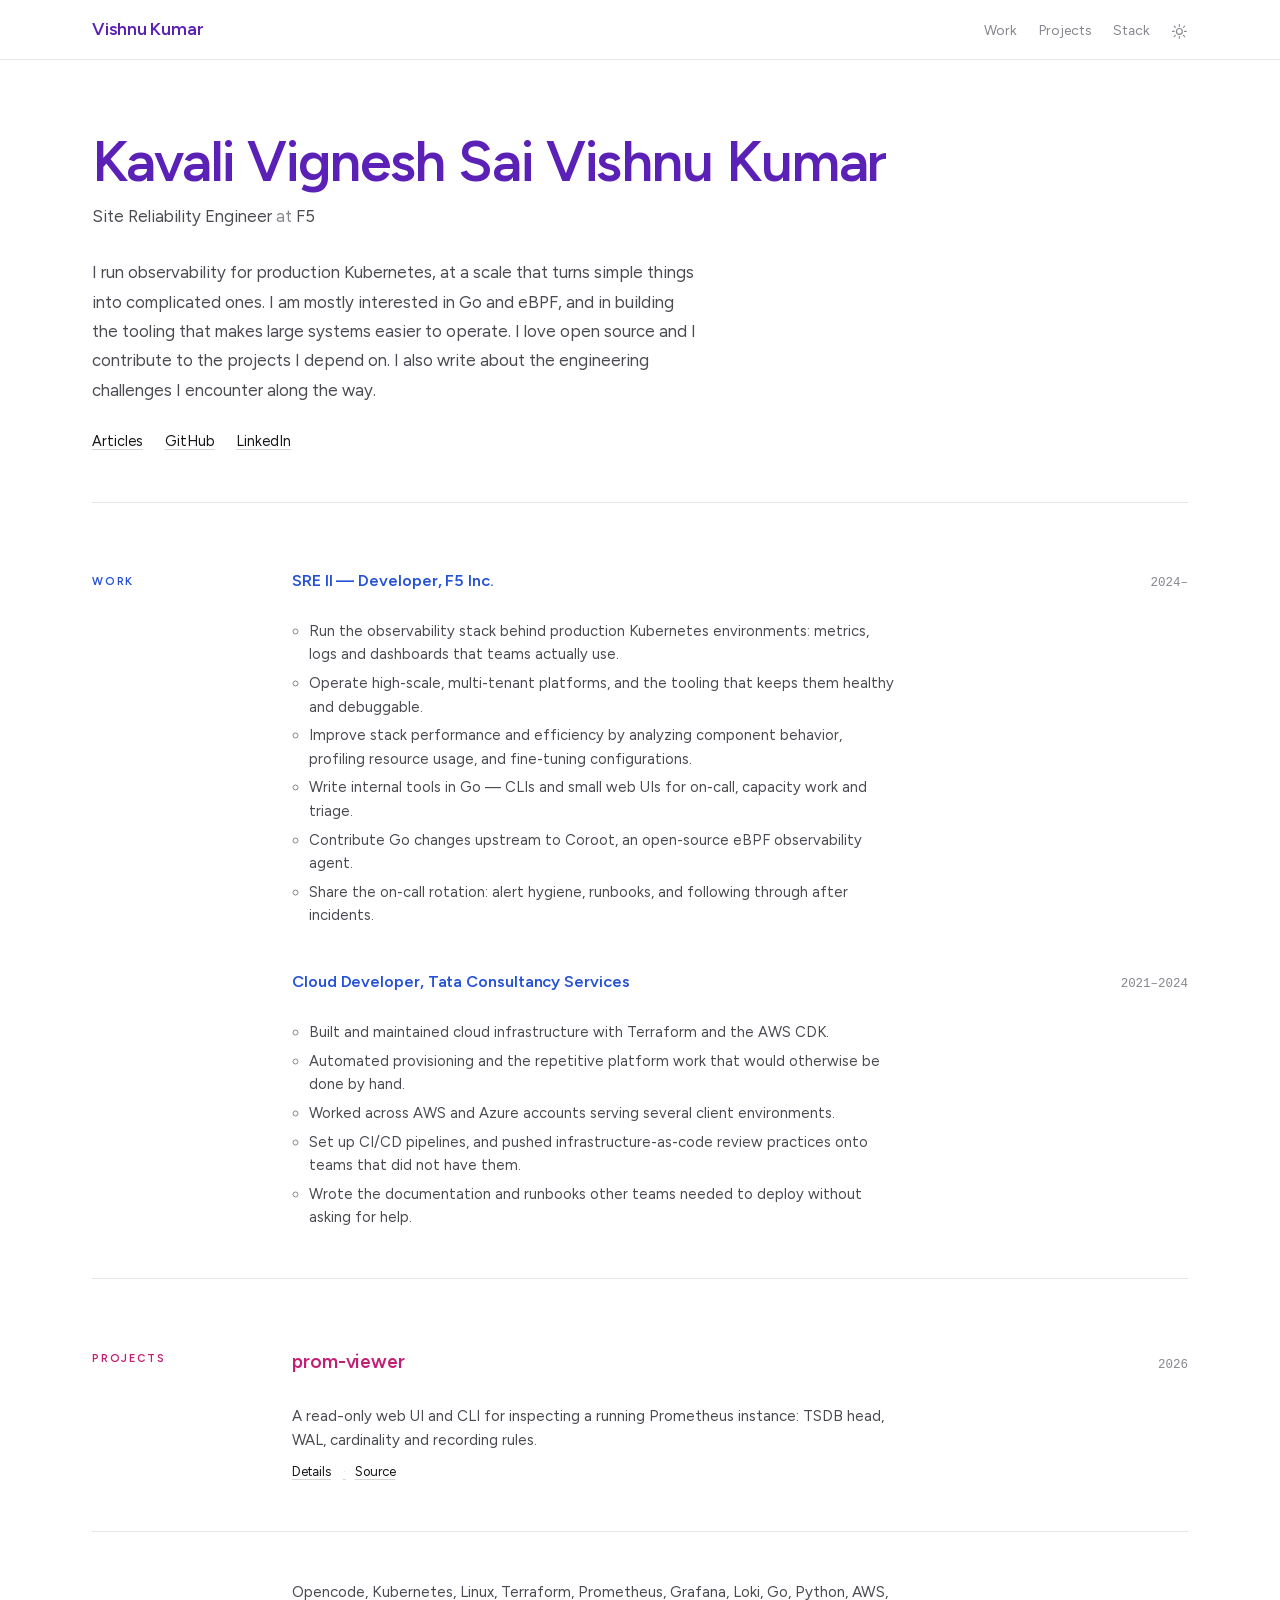
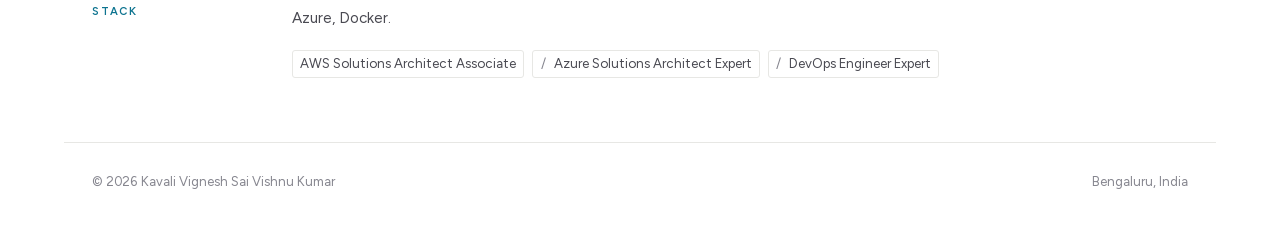
<file: index.html>
<!doctype html>
<html lang="en" data-theme="light">
<head>
  <meta charset="utf-8">
  <meta name="viewport" content="width=device-width, initial-scale=1">
  <title>Kavali Vignesh Sai Vishnu Kumar</title>
  <meta name="description" content="Site Reliability Engineer. I run observability and high-scale systems, and write about Go and eBPF.">
  <meta name="author" content="Kavali Vignesh Sai Vishnu Kumar">
  <meta name="color-scheme" content="light dark">

  <meta property="og:type" content="website">
  <meta property="og:title" content="Kavali Vignesh Sai Vishnu Kumar">
  <meta property="og:description" content="Site Reliability Engineer. I run observability and high-scale systems, and write about Go and eBPF.">
  <meta property="og:url" content="https://vishnukvs.xyz/">

  <link rel="icon" href="assets/favicon.svg" type="image/svg+xml">
  <link rel="preload" href="assets/fonts/figtree.woff2" as="font" type="font/woff2" crossorigin>
  <link rel="stylesheet" href="assets/style.css">

  <script>
    // Runs before first paint so the page never flashes the wrong theme.
    try {
      var t = localStorage.getItem('theme');
      if (!t) t = matchMedia('(prefers-color-scheme: dark)').matches ? 'dark' : 'light';
      document.documentElement.setAttribute('data-theme', t);
    } catch (e) {}
  </script>
</head>
<body>

  <header class="topbar">
    <div class="topbar-inner">
      <a class="topbar-name" href="#top">Vishnu Kumar</a>
      <nav class="topbar-nav">
        <a href="#work">Work</a>
        <a href="#projects">Projects</a>
        <a href="#stack">Stack</a>
        <button class="theme-toggle" type="button" aria-label="Switch colour theme">
          <span class="on-dark" aria-hidden="true">
            <svg viewBox="0 0 24 24"><path d="M21 12.8A9 9 0 1 1 11.2 3a7 7 0 0 0 9.8 9.8Z"/></svg>
          </span>
          <span class="on-light" aria-hidden="true">
            <svg viewBox="0 0 24 24">
              <circle cx="12" cy="12" r="4.2"/>
              <path d="M12 2.2v2.4M12 19.4v2.4M4.5 4.5l1.7 1.7M17.8 17.8l1.7 1.7M2.2 12h2.4M19.4 12h2.4M4.5 19.5l1.7 -1.7M17.8 6.2l1.7 -1.7"/>
            </svg>
          </span>
        </button>
      </nav>
    </div>
  </header>

  <main id="top">

    <section class="hero">
      <h1>Kavali Vignesh Sai Vishnu&nbsp;Kumar</h1>
      <p class="hero-role">Site Reliability Engineer <span class="at">at</span> F5</p>

      <p class="hero-lede">
        I run observability for production Kubernetes, at a scale that turns
        simple things into complicated ones. I am mostly interested in Go and
        eBPF, and in building the tooling that makes large systems easier to
        operate. I love open source and I contribute to the projects I depend 
        on. I also write about the engineering challenges I encounter along the way.
      </p>

      <ul class="hero-links">
        <li><a href="https://medium.com/@kvs-vishnu23">Articles</a></li>
        <li><a href="https://github.com/vishnukumarkvs">GitHub</a></li>
        <li><a href="https://www.linkedin.com/in/vishnu-kvs/">LinkedIn</a></li>
      </ul>
    </section>

    <section id="work">
      <h2 class="label">Work</h2>

      <ol class="entries">
        <li class="entry">
          <div class="entry-head">
            <h3 class="entry-title">SRE II &mdash; Developer, F5 Inc.</h3>
            <span class="entry-date">2024&ndash;</span>
          </div>
          <ul class="points">
            <li>Run the observability stack behind production Kubernetes environments: metrics, logs and dashboards that teams actually use.</li>
            <li>Operate high-scale, multi-tenant platforms, and the tooling that keeps them healthy and debuggable.</li>
            <li>Improve stack performance and efficiency by analyzing component behavior, profiling resource usage, and fine-tuning configurations.</li>
            <li>Write internal tools in Go &mdash; CLIs and small web UIs for on-call, capacity work and triage.</li>
            <li>Contribute Go changes upstream to Coroot, an open-source eBPF observability agent.</li>
            <li>Share the on-call rotation: alert hygiene, runbooks, and following through after incidents.</li>
          </ul>
        </li>

        <li class="entry">
          <div class="entry-head">
            <h3 class="entry-title">Cloud Developer, Tata Consultancy Services</h3>
            <span class="entry-date">2021&ndash;2024</span>
          </div>
          <ul class="points">
            <li>Built and maintained cloud infrastructure with Terraform and the AWS CDK.</li>
            <li>Automated provisioning and the repetitive platform work that would otherwise be done by hand.</li>
            <li>Worked across AWS and Azure accounts serving several client environments.</li>
            <li>Set up CI/CD pipelines, and pushed infrastructure-as-code review practices onto teams that did not have them.</li>
            <li>Wrote the documentation and runbooks other teams needed to deploy without asking for help.</li>
          </ul>
        </li>
      </ol>
    </section>

    <section id="projects">
      <h2 class="label">Projects</h2>

      <div class="entries">
        <article class="entry" id="project-prom-viewer">
          <div class="entry-head">
            <h3 class="entry-title serif">prom-viewer</h3>
            <span class="entry-date">2026</span>
          </div>
          <p class="entry-body">
            A read-only web UI and CLI for inspecting a running Prometheus
            instance: TSDB head, WAL, cardinality and recording rules.
          </p>
          <p class="entry-meta">
            <a href="fragments/project-prom-viewer.html"
               hx-get="fragments/project-prom-viewer.html"
               hx-target="#more-prom-viewer"
               hx-swap="innerHTML"
               hx-select="article.detail"
               hx-push-url="false">Details</a>
            <a href="https://github.com/vishnukumarkvs/prom-viewer">Source</a>
          </p>
          <div class="entry-more" id="more-prom-viewer"></div>
        </article>
      </div>
    </section>

    <section id="stack">
      <h2 class="label">Stack</h2>

      <p class="prose-line">
        Opencode, Kubernetes, Linux, Terraform, Prometheus, Grafana, Loki, Go, Python,
        AWS, Azure, Docker.
      </p>

      <ul class="tags">
        <li>AWS Solutions Architect Associate</li>
        <li>Azure Solutions Architect Expert</li>
        <li>DevOps Engineer Expert</li>
      </ul>
    </section>

  </main>

  <footer class="footer">
    <span>&copy; 2026 Kavali Vignesh Sai Vishnu Kumar</span>
    <span>Bengaluru, India</span>
  </footer>

  <script src="assets/htmx.min.js" defer></script>
  <script src="assets/app.js" defer></script>
</body>
</html>
</file>
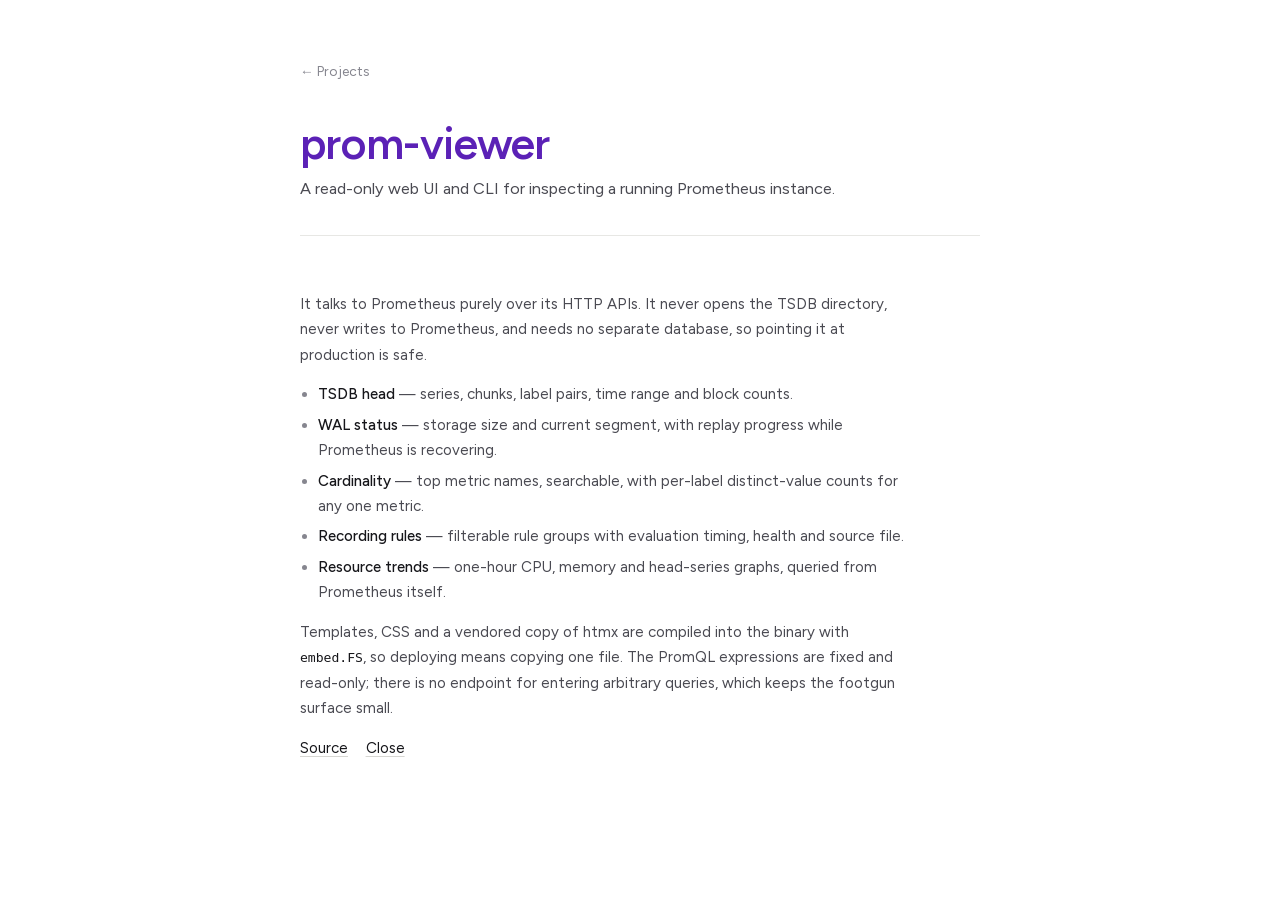
<file: fragments/project-prom-viewer.html>
<!doctype html>
<html lang="en" data-theme="light">
<head>
  <meta charset="utf-8">
  <meta name="viewport" content="width=device-width, initial-scale=1">
  <title>prom-viewer — Vishnu Kumar</title>
  <meta name="description" content="A read-only web UI and CLI for inspecting a running Prometheus instance.">
  <link rel="icon" href="../assets/favicon.svg" type="image/svg+xml">
  <link rel="preload" href="../assets/fonts/figtree.woff2" as="font" type="font/woff2" crossorigin>
  <link rel="stylesheet" href="../assets/style.css">
  <script>
    try {
      var t = localStorage.getItem('theme');
      if (!t) t = matchMedia('(prefers-color-scheme: dark)').matches ? 'dark' : 'light';
      document.documentElement.setAttribute('data-theme', t);
    } catch (e) {}
  </script>
</head>
<body>
  <main class="page">
    <a class="back" href="../index.html#projects">&#8592; Projects</a>

    <h1 class="page-title">prom-viewer</h1>
    <p class="page-lede">A read-only web UI and CLI for inspecting a running Prometheus instance.</p>

    <article class="detail">
      <p>
        It talks to Prometheus purely over its HTTP APIs. It never opens the
        TSDB directory, never writes to Prometheus, and needs no separate
        database, so pointing it at production is safe.
      </p>

      <ul>
        <li><strong>TSDB head</strong> &mdash; series, chunks, label pairs, time range and block counts.</li>
        <li><strong>WAL status</strong> &mdash; storage size and current segment, with replay progress while Prometheus is recovering.</li>
        <li><strong>Cardinality</strong> &mdash; top metric names, searchable, with per-label distinct-value counts for any one metric.</li>
        <li><strong>Recording rules</strong> &mdash; filterable rule groups with evaluation timing, health and source file.</li>
        <li><strong>Resource trends</strong> &mdash; one-hour CPU, memory and head-series graphs, queried from Prometheus itself.</li>
      </ul>

      <p>
        Templates, CSS and a vendored copy of htmx are compiled into the binary
        with <code>embed.FS</code>, so deploying means copying one file. The
        PromQL expressions are fixed and read-only; there is no endpoint for
        entering arbitrary queries, which keeps the footgun surface small.
      </p>

      <p class="detail-actions">
        <a href="https://github.com/vishnukumarkvs/prom-viewer">Source</a>
        <a href="../index.html#projects" data-close-project="prom-viewer">Close</a>
      </p>
    </article>
  </main>
</body>
</html>
</file>
<file: assets/style.css>
/* ==========================================================================
   portfolio

   One column, white paper, hairline rules. Figtree everywhere, and colour
   carries the structure: violet for the name, one hue per section (cobalt,
   magenta, teal), jade for interaction. No cards, no shadows, no gradients.
   ========================================================================== */

@font-face {
  font-family: "Figtree";
  src: url("fonts/figtree.woff2") format("woff2");
  font-weight: 300 900;
  font-style: normal;
  font-display: swap;
}

:root {
  color-scheme: light;

  --paper: #ffffff;
  --ink: #16161a;
  --ink-soft: #4a4a52;
  --ink-faint: #86868f;
  --rule: #e7e7e4;
  --rule-strong: #d6d6d2;
  --accent: #0e6b52;

  /* Colour carries structure. One vivid hue per voice, all flat, none
     gradiented: violet is the identity (names and titles), and the three
     sections each own one colour for its label and entry titles. Jade is
     reserved for interaction. */
  --c-violet: #5b21b6;
  --c-cobalt: #2451d6;
  --c-magenta: #c21f74;
  --c-teal: #0e7490;

  --display: "Figtree", -apple-system, BlinkMacSystemFont, "Segoe UI", Helvetica, Arial, sans-serif;
  --sans: "Figtree", -apple-system, BlinkMacSystemFont, "Segoe UI", Helvetica, Arial, sans-serif;
  --mono: ui-monospace, SFMono-Regular, "SF Mono", Menlo, Consolas, monospace;

  /* The page shell, and the readable column inside it. These are deliberately
     different: text wants to stay near 40rem so lines do not run past what the
     eye can track, but the shell is free to use the full width of a large
     display. */
  --shell: 72rem;
  --read: 38rem;
  --gutter: 1.75rem;
}

[data-theme="dark"] {
  color-scheme: dark;

  --paper: #131711;
  --ink: #efe9d2;
  --ink-soft: #b0aa92;
  --ink-faint: #7b7663;
  --rule: #262a20;
  --rule-strong: #363b2c;
  --accent: #5ecb8c;

  /* Lighter tints of the same four hues — vibrant against the green-black
     paper instead of against butter. */
  --c-violet: #c4b5fd;
  --c-cobalt: #93c5fd;
  --c-magenta: #f472b6;
  --c-teal: #5eead4;
}

*,
*::before,
*::after { box-sizing: border-box; }

html {
  scroll-behavior: smooth;
  scroll-padding-top: 5rem;
  -webkit-text-size-adjust: 100%;
}

@media (prefers-reduced-motion: reduce) {
  html { scroll-behavior: auto; }
  *, *::before, *::after {
    animation-duration: 0.001ms !important;
    transition-duration: 0.001ms !important;
  }
}

body {
  margin: 0;
  background: var(--paper);
  color: var(--ink);
  font-family: var(--sans);
  font-size: 16.5px;
  line-height: 1.7;
  font-weight: 400;
  -webkit-font-smoothing: antialiased;
  -moz-osx-font-smoothing: grayscale;
  font-variant-numeric: tabular-nums;
}

/* One typeface. Titles carry the page; body copy is lighter-weight silence. */
h1, h2, h3 { font-weight: 600; }

a {
  color: var(--ink);
  text-decoration-color: var(--rule-strong);
  text-underline-offset: 0.22em;
  text-decoration-thickness: 1px;
  transition: color 0.15s, text-decoration-color 0.15s;
}

a:hover {
  color: var(--accent);
  text-decoration-color: var(--accent);
}

:focus-visible {
  outline: 2px solid var(--accent);
  outline-offset: 3px;
  border-radius: 2px;
}

code, kbd { font-family: var(--mono); font-size: 0.87em; }

/* ------------------------------------------------------------------ topbar */

.topbar {
  position: sticky;
  top: 0;
  z-index: 10;
  background: var(--paper);
  border-bottom: 1px solid var(--rule);
}

.topbar-inner {
  max-width: var(--shell);
  margin: 0 auto;
  padding: 0.9rem var(--gutter);
  display: flex;
  align-items: baseline;
  justify-content: space-between;
  gap: 1rem;
}

.topbar-name {
  font-family: var(--display);
  font-size: 1.1rem;
  font-weight: 600;
  letter-spacing: -0.005em;
  text-decoration: none;
  color: var(--c-violet);
  white-space: nowrap;
}

.topbar-name:hover { color: var(--ink); }

.topbar-nav {
  display: flex;
  align-items: center;
  gap: 1.35rem;
}

.topbar-nav a {
  font-size: 0.86rem;
  color: var(--ink-faint);
  text-decoration: none;
}

.topbar-nav a:hover { color: var(--ink); }

.theme-toggle {
  font: inherit;
  color: var(--ink-faint);
  background: none;
  border: 0;
  padding: 0;
  cursor: pointer;
  line-height: 0;
}

/* The sun and moon are inline SVGs: no icon font, no external request.
   size, not colour — stroke inherits from the button. */
.theme-toggle svg {
  display: block;
  width: 1.05rem;
  height: 1.05rem;
  fill: none;
  stroke: currentColor;
  stroke-width: 1.6;
  stroke-linecap: round;
  stroke-linejoin: round;
}

.theme-toggle:hover { color: var(--ink); }
[data-theme="light"] .theme-toggle .on-dark,
[data-theme="dark"]  .theme-toggle .on-light { display: none; }

/* -------------------------------------------------------------------- main */

main {
  max-width: var(--shell);
  margin: 0 auto;
  padding: 0 var(--gutter) 4rem;
}

section {
  padding: 3rem 0 0;
  scroll-margin-top: 4.5rem;
}

section + section { border-top: 1px solid var(--rule); margin-top: 3rem; }

/* The small uppercase label that opens each section. Each section owns one
   hue — the same colour returns on its entry titles — while the identity
   (violet) and the interaction (jade) stay the same everywhere. */
.label {
  font-family: var(--sans);
  font-size: 0.7rem;
  font-weight: 600;
  letter-spacing: 0.16em;
  text-transform: uppercase;
  color: var(--ink-faint);
  margin: 0 0 1.6rem;
}

#work .label { color: var(--c-cobalt); }
#projects .label { color: var(--c-magenta); }
#stack .label { color: var(--c-teal); }

/* --------------------------------------------------------------------- hero */

.hero { padding-top: 4.5rem; }

.hero h1 {
  font-family: var(--display);
  font-size: clamp(2.4rem, 7vw, 3.5rem);
  line-height: 1.08;
  letter-spacing: -0.02em;
  color: var(--c-violet);
  margin: 0 0 0.6rem;
  text-wrap: balance;
}

.hero-role {
  font-size: 1.05rem;
  color: var(--ink-soft);
  margin: 0 0 1.75rem;
}

.hero-role .at { color: var(--ink-faint); }

.hero-lede {
  font-size: 1.05rem;
  line-height: 1.75;
  color: var(--ink-soft);
  margin: 0 0 1.5rem;
  max-width: var(--read);
}

.hero-links {
  display: flex;
  flex-wrap: wrap;
  gap: 0.35rem 1.35rem;
  font-size: 0.9rem;
  list-style: none;
  margin: 0;
  padding: 0;
}

/* ------------------------------------------------------------- entry lists */

/* One shared shape for work, projects and education: a title on the left, a
   date on the right, and a line of prose underneath. */
.entries { list-style: none; margin: 0; padding: 0; }

.entry { padding: 1.15rem 0; }

.entry + .entry { border-top: 1px solid var(--rule); }

.entry-head {
  display: flex;
  align-items: baseline;
  justify-content: space-between;
  gap: 1rem;
}

.entry-title {
  font-size: 1.02rem;
  font-weight: 600;
  letter-spacing: -0.005em;
  color: var(--c-cobalt);
}

.entry-title a { text-decoration: none; color: inherit; }

.entry-date {
  font-family: var(--mono);
  font-size: 0.78rem;
  color: var(--ink-faint);
  white-space: nowrap;
  flex-shrink: 0;
}

.entry-body {
  margin: 0.35rem 0 0;
  color: var(--ink-soft);
  font-size: 0.94rem;
  line-height: 1.65;
  max-width: var(--read);
}

/* Project names take their section colour so the list reads as a set of titles. */
.entry-title.serif {
  font-family: var(--display);
  font-size: 1.2rem;
  font-weight: 600;
  letter-spacing: -0.005em;
  color: var(--c-magenta);
}

.entry-meta {
  font-size: 0.82rem;
  color: var(--ink-faint);
  margin: 0.5rem 0 0;
}

.entry-meta a { text-decoration-color: var(--rule-strong); }
.entry-meta a + a::before { content: "·"; margin: 0 0.55rem; color: var(--rule-strong); }

/* The responsibilities list under a role. */
.points {
  margin: 0.55rem 0 0;
  padding-left: 1.05rem;
  max-width: var(--read);
  color: var(--ink-soft);
  font-size: 0.92rem;
  line-height: 1.6;
}

.points li { margin-bottom: 0.32rem; }
.points li:last-child { margin-bottom: 0; }
.points li::marker { color: var(--ink-faint); }

/* Where htmx drops the expanded project. Empty by default, and collapsed to
   zero height so a closed project adds no space at all. */
.entry-more:empty { display: none; }

/* ------------------------------------------------------------- inline text */

.prose-line {
  margin: 0 0 1.1rem;
  color: var(--ink-soft);
  font-size: 0.95rem;
  max-width: var(--read);
}

.tags {
  list-style: none;
  margin: 0;
  padding: 0;
  display: flex;
  flex-wrap: wrap;
  gap: 0.4rem 0.5rem;
  font-size: 0.83rem;
  color: var(--ink-soft);
}

.tags li {
  border: 1px solid var(--rule);
  border-radius: 3px;
  padding: 0.1rem 0.45rem;
}

.tags li + li::before { content: "/"; color: var(--ink-faint); margin-right: 0.5rem; }

/* ---------------------------------------------------------------- fragments */

/* htmx swaps a detail in place of a project summary, so it inherits the same
   entry spacing and reads as the same object, just opened up. */
.detail {
  padding: 1.5rem 0;
  animation: settle 0.2s ease-out;
}

@keyframes settle {
  from { opacity: 0; transform: translateY(-3px); }
  to   { opacity: 1; transform: none; }
}

.detail p {
  margin: 0 0 0.85rem;
  color: var(--ink-soft);
  font-size: 0.94rem;
  max-width: var(--read);
}
.detail p:last-child { margin-bottom: 0; }

.detail ul {
  margin: 0 0 0.85rem;
  padding-left: 1.1rem;
  color: var(--ink-soft);
  font-size: 0.94rem;
  max-width: var(--read);
}

.detail li { margin-bottom: 0.3rem; }
.detail li::marker { color: var(--ink-faint); }
.detail strong { color: var(--ink); font-weight: 500; }
.detail code { color: var(--ink); }

.detail-actions {
  display: flex;
  flex-wrap: wrap;
  gap: 1.1rem;
  font-size: 0.85rem;
  margin: 1.1rem 0 0;
}

/* The same fragment opened as its own page. Deliberately narrower than the
   shell: this is a continuous read, not a scan, so it keeps to one column. */
.page {
  max-width: 46rem;
  margin: 0 auto;
  padding: 3.5rem var(--gutter) 5rem;
}

.page-title {
  font-family: var(--display);
  font-size: clamp(2rem, 6vw, 2.75rem);
  line-height: 1.14;
  letter-spacing: -0.015em;
  color: var(--c-violet);
  margin: 0 0 0.35rem;
}

.page-lede {
  font-size: 1.02rem;
  color: var(--ink-soft);
  margin: 0 0 2rem;
  padding-bottom: 2rem;
  border-bottom: 1px solid var(--rule);
}

.back {
  display: inline-block;
  font-size: 0.86rem;
  color: var(--ink-faint);
  text-decoration: none;
  margin-bottom: 2.25rem;
}

.back:hover { color: var(--ink); }

/* ------------------------------------------------------------------- footer */

.footer {
  max-width: var(--shell);
  margin: 0 auto;
  padding: 1.75rem var(--gutter) 3rem;
  border-top: 1px solid var(--rule);
  font-size: 0.82rem;
  color: var(--ink-faint);
  display: flex;
  flex-wrap: wrap;
  gap: 0.5rem 1.5rem;
  justify-content: space-between;
}

.footer a { color: var(--ink-faint); text-decoration: none; }
.footer a:hover { color: var(--ink); }

/* ----------------------------------------------------------------- responsive */

/* Once there is room for it, each section splits into a label in the left
   gutter and its content in the right column. The label sticks, so the section
   you are reading is always the one named at the left edge. This is what stops
   a wide display from being a short column of text adrift in whitespace. */
@media (min-width: 60rem) {
  section:not(.hero) {
    display: grid;
    grid-template-columns: 9.5rem minmax(0, 1fr);
    column-gap: 3rem;
  }

  section:not(.hero) > .label {
    grid-column: 1;
    position: sticky;
    top: 4.75rem;
    align-self: start;
    margin: 0;
    /* Optically aligns the small caps with the first line of the entry. */
    padding-top: 1.35rem;
  }

  section:not(.hero) > *:not(.label) { grid-column: 2; }

  /* The stacked rules between entries were only ever needed in one column. */
  .entry + .entry,
  .detail + .detail { border-top: 0; }

  .entry { padding: 0 0 1.5rem; }
  .entry:last-child { padding-bottom: 0; }
}

@media (max-width: 34rem) {
  :root { --gutter: 1.15rem; }
  body { font-size: 16px; }
  .hero { padding-top: 3rem; }
  section { padding-top: 2.5rem; }
  section + section { margin-top: 2.5rem; }
  .topbar-inner { padding: 0.8rem var(--gutter); }
  .topbar-nav { gap: 1rem; }
  .entry-head { flex-wrap: wrap; gap: 0.1rem; }
}

/* --------------------------------------------------------------------- print */

@media print {
  /* Navigation and htmx plumbing are dead weight on paper. The Source link
     still prints, so only the Close control itself is dropped. */
  .topbar, .back, .entry-more, [data-close-project] { display: none; }
  body { background: #fff; color: #000; font-size: 11pt; }
  h1, h2, h3 { color: #000; }
  section { padding-top: 1.25rem; break-inside: avoid; }
  section + section { margin-top: 1.25rem; }
  .entry { padding: 0.6rem 0; break-inside: avoid; }
  a { text-decoration: none; }
}
</file>
